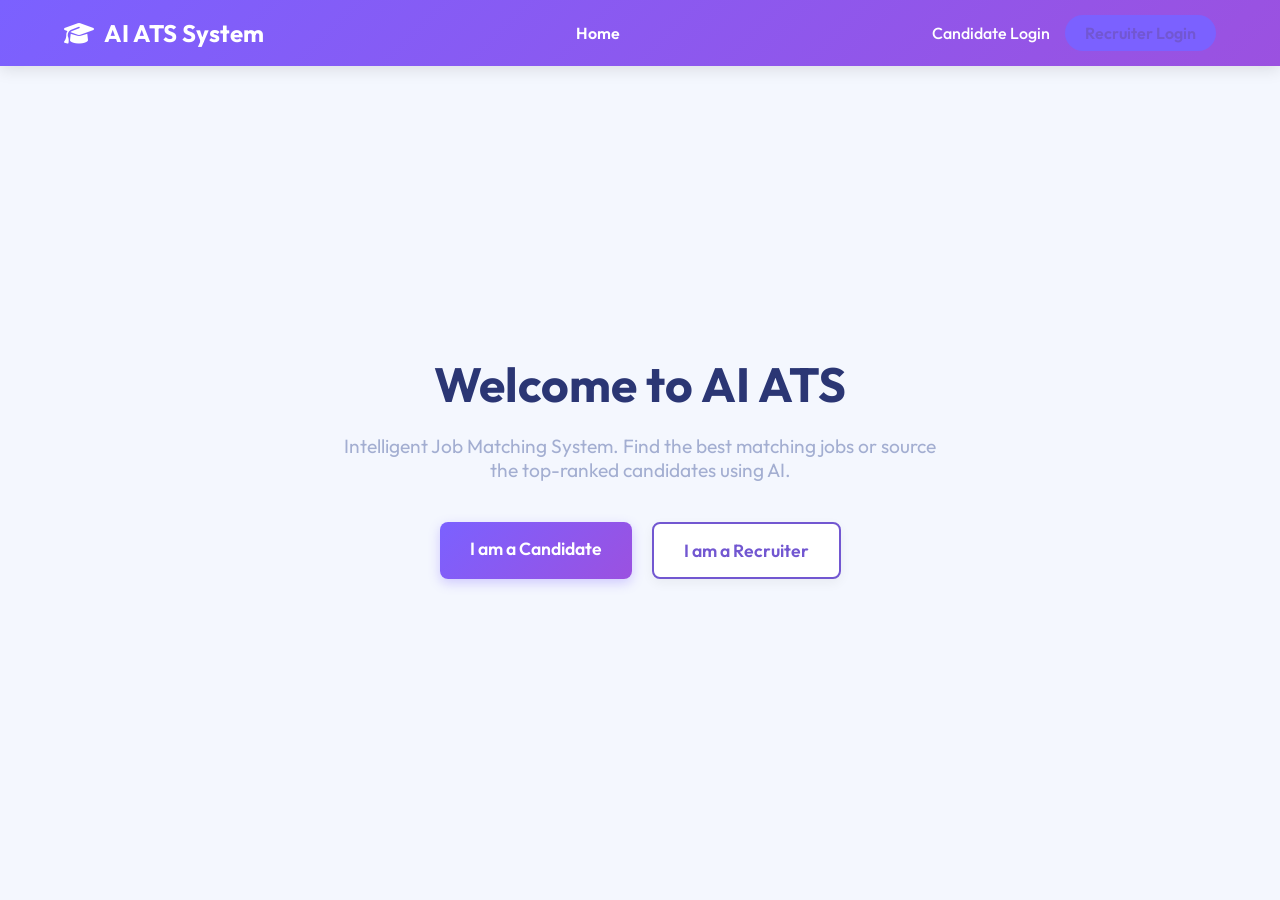
<file: frontend/index.html>
<!DOCTYPE html>
<html lang="en">
<head>
    <meta charset="UTF-8">
    <meta name="viewport" content="width=device-width, initial-scale=1.0">
    <title>AI ATS - Intelligent Job Matching</title>
    <link rel="stylesheet" href="style.css">
    <link href="https://fonts.googleapis.com/css2?family=Outfit:wght@300;400;500;600;700&display=swap" rel="stylesheet">
    <link rel="stylesheet" href="https://cdnjs.cloudflare.com/ajax/libs/font-awesome/6.4.0/css/all.min.css">
</head>
<body>
    <nav class="navbar">
        <div class="logo">
            <i class="fa-solid fa-graduation-cap"></i> AI ATS System
        </div>
        <div class="nav-links">
            <a href="index.html" id="nav-dashboard" class="active"><i class="fa-solid fa-chart-pie"></i> Dashboard</a>
            <a href="#" id="nav-jobs"><i class="fa-solid fa-briefcase"></i> Jobs</a>
            <a href="#" id="nav-candidates"><i class="fa-solid fa-users"></i> Applications</a>
        </div>
        <div class="profile-menu">
            <a href="signin.html" class="profile-link"><i class="fa-solid fa-user"></i> Sign In</a>
            <a href="signup.html" class="profile-btn">Sign Up</a>
        </div>
    </nav>
    <main class="container">
        <div id="dashboard-view">
            <header class="page-header">
                <div class="header-title">
                    <h1><i class="fa-solid fa-gauge-high"></i> Dashboard</h1>
                    <p>Welcome back! Here's your recruitment overview.</p>
                </div>
            </header>
            <div class="stats-grid">
                <div class="stat-card">
                    <h2 class="stat-number" id="stat-resumes">0</h2>
                    <p class="stat-label">TOTAL RESUMES</p>
                    <div class="stat-icon"><i class="fa-solid fa-file-lines"></i></div>
                </div>
                <div class="stat-card">
                    <h2 class="stat-number" id="stat-shortlisted">0</h2>
                    <p class="stat-label">SHORTLISTED</p>
                    <div class="stat-icon"><i class="fa-solid fa-circle-check"></i></div>
                </div>
                <div class="stat-card">
                    <h2 class="stat-number" id="stat-avg-score">0%</h2>
                    <p class="stat-label">AVG MATCH SCORE</p>
                    <div class="stat-icon"><i class="fa-solid fa-chart-line"></i></div>
                </div>
                <div class="stat-card">
                    <h2 class="stat-number" id="stat-open-jobs">2</h2>
                    <p class="stat-label">OPEN JOBS</p>
                    <div class="stat-icon"><i class="fa-solid fa-star"></i></div>
                </div>
            </div>
            <section class="card upload-section" style="margin-bottom: 30px;">
                <div class="card-header">
                    <h3><i class="fa-solid fa-cloud-arrow-up"></i> Upload Resume</h3>
                </div>
                <div class="card-body">
                    <form id="upload-form">
                        <div class="file-drop-area" id="drop-area" style="padding: 40px;">
                            <div class="icon"><i class="fa-solid fa-file-pdf" style="font-size: 3rem;"></i></div>
                            <p style="font-size: 1.1rem; margin-top: 10px;">Drag & Drop your resume here or click to browse.</p>
                            <input type="file" id="resume-input" accept="application/pdf" hidden>
                            <button type="button" class="btn-secondary" id="browse-btn" style="margin-top: 15px;">Browse File</button>
                            <div id="file-name-display" class="file-name" style="margin-top: 10px; font-weight: 500;"></div>
                        </div>
                        <button type="submit" class="btn-primary full-width mt-3" id="submit-btn" style="padding: 15px;" disabled>Analyze Resume</button>
                    </form>
                    <div id="loader" class="loader hidden">
                        <div class="spinner"></div>
                        <p>Running AI parsing & matching...</p>
                    </div>
                </div>
            </section>
            <section class="results-section hidden" id="results-section">
                <div class="card candidate-summary">
                    <div class="card-header">
                        <h3><i class="fa-solid fa-magnifying-glass-chart"></i> Extraction Summary</h3>
                    </div>
                    <div class="card-body">
                        <div class="summary-details">
                            <div style="display: flex; justify-content: space-between; align-items: center; margin-bottom: 15px;">
                                <p><strong>Candidate File:</strong> <span id="candidate-filename"></span></p>
                                <div id="ats-score-badge" style="padding: 5px 15px; border-radius: 20px; font-weight: bold; font-size: 0.9rem;">ATS Score: <span id="ats-score-value">0</span>/100</div>
                            </div>
                            <p><strong>Detected Skills:</strong></p>
                            <div class="skills-container" id="skills-container"></div>
                        </div>
                    </div>
                </div>
                <div id="ats-feedback-card" class="card mt-4 hidden" style="border-left: 5px solid #ef4444; background: #fef2f2;">
                    <div class="card-header" style="background: transparent;">
                        <h3 style="color: #b91c1c;"><i class="fa-solid fa-triangle-exclamation"></i> ATS Optimization Required</h3>
                    </div>
                    <div class="card-body">
                        <p style="color: #7f1d1d; font-weight: 500; margin-bottom: 15px;">Your resume score is too low to be processed by our automated matching system.</p>
                        <div style="background: white; padding: 20px; border-radius: 10px; border: 1px solid #fee2e2;">
                            <h4 style="font-size: 1rem; margin-bottom: 10px; color: #b91c1c;">How to Improve Your Score:</h4>
                            <ul id="ats-tips-list" style="list-style: none; padding-left: 0;">
                                <li style="margin-bottom: 8px; padding-left: 20px; position: relative;"><i class="fa-solid fa-circle-check" style="color: #ef4444; position: absolute; left: 0; top: 4px;"></i> <strong>Keywords:</strong> Include more industry tools.</li>
                                <li style="margin-bottom: 8px; padding-left: 20px; position: relative;"><i class="fa-solid fa-circle-check" style="color: #ef4444; position: absolute; left: 0; top: 4px;"></i> <strong>Structure:</strong> Use "Experience" and "Education" headings.</li>
                                <li style="margin-bottom: 8px; padding-left: 20px; position: relative;"><i class="fa-solid fa-circle-check" style="color: #ef4444; position: absolute; left: 0; top: 4px;"></i> <strong>Length:</strong> Aim for 400+ words.</li>
                            </ul>
                        </div>
                        <button class="btn-primary mt-4" onclick="location.reload();" style="background: #b91c1c; border-color: #b91c1c;">Try Again</button>
                    </div>
                </div>
                <div class="jobs-matching mt-4" id="jobs-matching-section">
                    <h3 class="section-title">Context-Aware Job Recommendations</h3>
                    <div class="jobs-grid" id="jobs-grid" style="display: grid; grid-template-columns: repeat(auto-fill, minmax(300px, 1fr)); gap: 20px;">
                    </div>
                </div>
            </section>
            <div class="lower-sections-grid" style="display: grid; grid-template-columns: 1fr 1fr; gap: 30px; margin-top: 40px;">
                <section class="card side-card">
                    <div class="card-header">
                        <h3><i class="fa-solid fa-clock-rotate-left"></i> Recent Activity</h3>
                    </div>
                    <div class="card-body" id="recent-activity-container" style="min-height: 200px;">
                    </div>
                </section>
                <section class="card side-card">
                    <div class="card-header">
                        <h3><i class="fa-solid fa-lightbulb"></i> Recommended For You</h3>
                    </div>
                    <div class="card-body p-0">
                        <div class="recommendation-list" id="recommendation-list" style="max-height: 400px; overflow-y: auto;">
                        </div>
                        <div class="card-footer center">
                            <button class="btn-outline-primary btn-sm" id="view-all-recs-btn">View All Recommendations</button>
                        </div>
                    </div>
                </section>
            </div>
        </div>
        </div>
        <div id="jobs-view" class="hidden">
            <header class="page-header">
                <div class="header-title">
                    <h1><i class="fa-solid fa-briefcase"></i> Explore Opportunities</h1>
                    <p>Browse our current openings.</p>
                </div>
            </header>
            <div class="jobs-matching">
                <div class="jobs-grid" id="all-jobs-grid">
                </div>
            </div>
        </div>
        <div id="candidates-view" class="hidden">
            <header class="page-header">
                <div class="header-title">
                    <h1><i class="fa-solid fa-file-invoice"></i> My Applications</h1>
                    <p>Track the jobs you've applied for and their status.</p>
                </div>
            </header>
            <div id="applied-jobs-list" class="jobs-matching">
            </div>
        </div>
    </main>
    <script src="script.js"></script>
</body>
</html>
</file>
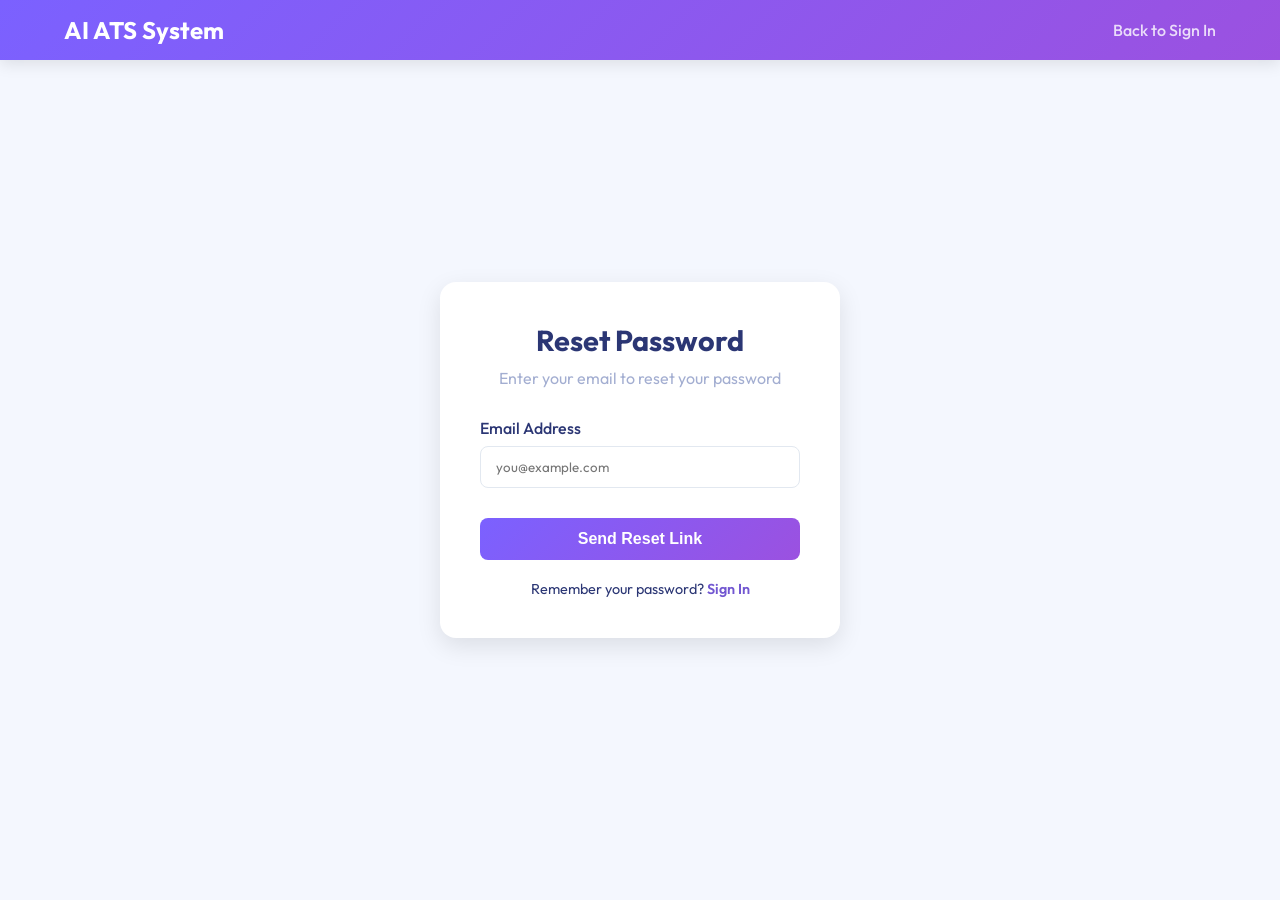
<file: frontend/forgot-password.html>
<!DOCTYPE html>
<html lang="en">

<head>
    <meta charset="UTF-8">
    <meta name="viewport" content="width=device-width, initial-scale=1.0">
    <title>Reset Password - AI ATS</title>
    <link rel="stylesheet" href="style.css">
    <link href="https://fonts.googleapis.com/css2?family=Outfit:wght@300;400;500;600;700&display=swap" rel="stylesheet">
    <style>
        .auth-container {
            display: flex;
            justify-content: center;
            align-items: center;
            min-height: 80vh;
        }

        .auth-card {
            background: white;
            padding: 40px;
            border-radius: 16px;
            box-shadow: 0 8px 24px rgba(0, 0, 0, 0.1);
            width: 100%;
            max-width: 400px;
        }

        .auth-title {
            text-align: center;
            font-size: 1.8rem;
            color: var(--text-primary);
            margin-bottom: 10px;
        }

        .auth-subtitle {
            text-align: center;
            color: var(--text-secondary);
            margin-bottom: 30px;
        }

        .form-group {
            margin-bottom: 20px;
        }

        .form-label {
            display: block;
            margin-bottom: 8px;
            font-weight: 500;
            color: var(--text-primary);
        }

        .form-input {
            width: 100%;
            padding: 12px 15px;
            border: 1px solid var(--border-color);
            border-radius: 8px;
            font-family: inherit;
            transition: border-color 0.3s;
        }

        .form-input:focus {
            outline: none;
            border-color: var(--primary-color);
        }

        .auth-btn {
            background: var(--primary-gradient);
            color: white;
            width: 100%;
            padding: 12px;
            border: none;
            border-radius: 8px;
            font-size: 1rem;
            font-weight: 600;
            cursor: pointer;
            margin-top: 10px;
            transition: transform 0.3s, box-shadow 0.3s;
        }

        .auth-btn:hover {
            transform: translateY(-2px);
            box-shadow: 0 4px 12px rgba(123, 97, 255, 0.3);
        }

        .auth-links {
            margin-top: 20px;
            text-align: center;
            font-size: 0.9rem;
        }

        .auth-links a {
            color: var(--primary-color);
            text-decoration: none;
            font-weight: 600;
        }

        .hidden {
            display: none !important;
        }
    </style>
</head>

<body>
    <nav class="navbar">
        <div class="logo">AI ATS System</div>
        <div class="nav-links">
            <a href="signin.html">Back to Sign In</a>
        </div>
    </nav>
    <div class="container auth-container">
        <div class="auth-card">
            <h2 class="auth-title">Reset Password</h2>
            <p class="auth-subtitle" id="form-subtitle">Enter your email to reset your password</p>
            <form id="check-email-form">
                <div class="form-group">
                    <label class="form-label">Email Address</label>
                    <input type="email" class="form-input" id="reset-email" placeholder="you@example.com" required>
                </div>
                <button type="submit" class="auth-btn">Send Reset Link</button>
            </form>
            <div id="mail-sent-msg" class="hidden" style="text-align: center;">
                <div style="font-size: 3.5rem; color: var(--primary-color); margin-bottom: 15px;">
                    <i class="fa-solid fa-envelope-circle-check"></i>
                </div>
                <p style="font-size: 1.1rem; color: var(--text-primary); font-weight: 500;">
                    We've sent a password reset link to:
                </p>
                <p>
                    <strong id="sent-email-display" style="color: var(--primary-color); font-size: 1.1rem;"></strong>
                </p>
                <p style="font-size: 0.9rem; color: var(--text-secondary); margin-top: 15px; margin-bottom: 25px;">
                    Please check your Gmail inbox (and spam folder) for the link to reset your password.
                </p>
                <hr style="border: 0; border-top: 1px solid var(--border-color); margin-bottom: 20px;">
                <p style="font-size: 0.75rem; color: var(--text-secondary); margin-bottom: 10px;">For Testing Purposes:
                </p>
                <button type="button" class="btn-outline-primary"
                    style="width: 100%; border: 1px solid var(--primary-color); padding: 10px; border-radius: 8px; font-weight: 600; cursor: pointer; color: var(--primary-color); background: transparent;"
                    onclick="simulateEmailClick()">
                    Click Here to Simulate Opening the Email Link
                </button>
            </div>
            <form id="reset-password-form" class="hidden">
                <div class="form-group">
                    <label class="form-label">New Password</label>
                    <input type="password" class="form-input" id="new-pass" placeholder="Enter new password" required>
                </div>
                <button type="submit" class="auth-btn">Update Password</button>
            </form>
            <div class="auth-links">
                <p>Remember your password? <a href="signin.html">Sign In</a></p>
            </div>
        </div>
    </div>
    <script>
        let currentResetEmail = '';
        document.getElementById('check-email-form').addEventListener('submit', function (e) {
            e.preventDefault();
            const email = document.getElementById('reset-email').value;
            let users = JSON.parse(localStorage.getItem('users')) || [];
            const userExists = users.find(u => u.email === email);
            if (!userExists) {
                alert('No account found with this email.');
                return;
            }
            currentResetEmail = email;
            document.getElementById('check-email-form').classList.add('hidden');
            document.getElementById('mail-sent-msg').classList.remove('hidden');
            document.getElementById('sent-email-display').textContent = email;
            document.getElementById('form-subtitle').textContent = "Check your email!";
        });
        function simulateEmailClick() {
            document.getElementById('mail-sent-msg').classList.add('hidden');
            document.getElementById('reset-password-form').classList.remove('hidden');
            document.getElementById('form-subtitle').textContent = "Create a new strong password.";
        }
        document.getElementById('reset-password-form').addEventListener('submit', function (e) {
            e.preventDefault();
            const newPassword = document.getElementById('new-pass').value;
            let users = JSON.parse(localStorage.getItem('users')) || [];
            const userIndex = users.findIndex(u => u.email === currentResetEmail);
            if (userIndex > -1) {
                users[userIndex].password = newPassword;
                localStorage.setItem('users', JSON.stringify(users));
                alert('Password updated successfully! Please sign in with your new password.');
                window.location.href = 'signin.html';
            }
        });
    </script>
</body>

</html>
</file>
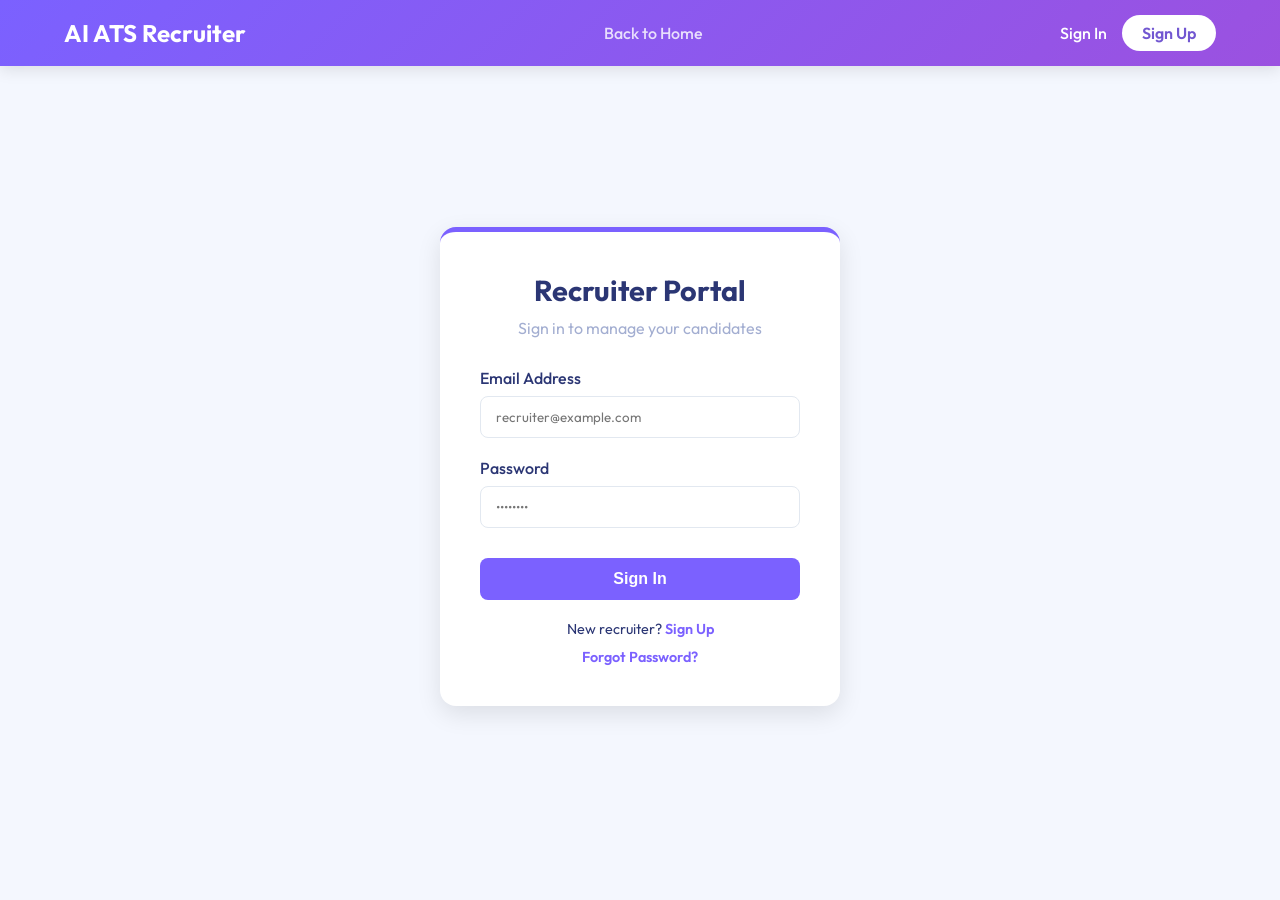
<file: frontend/recruiter-dashboard.html>
<!DOCTYPE html>
<html lang="en">

<head>
    <meta charset="UTF-8">
    <meta name="viewport" content="width=device-width, initial-scale=1.0">
    <title>Recruiter Dashboard - AI ATS</title>
    <link rel="stylesheet" href="style.css">
    <link href="https://fonts.googleapis.com/css2?family=Outfit:wght@300;400;500;600;700&display=swap" rel="stylesheet">
    <link rel="stylesheet" href="https://cdnjs.cloudflare.com/ajax/libs/font-awesome/6.4.0/css/all.min.css">
    <style>
        .modal {
            display: none;
            position: fixed;
            z-index: 1000;
            left: 0;
            top: 0;
            width: 100%;
            height: 100%;
            background-color: rgba(0, 0, 0, 0.8);
            backdrop-filter: blur(5px);
        }

        .modal-content {
            background-color: #fefefe;
            margin: 2% auto;
            padding: 20px;
            border-radius: 12px;
            width: 80%;
            height: 85vh;
            position: relative;
            box-shadow: 0 10px 30px rgba(0, 0, 0, 0.3);
        }

        .close-modal {
            position: absolute;
            right: 20px;
            top: 15px;
            font-size: 28px;
            font-weight: bold;
            color: #666;
            cursor: pointer;
            transition: color 0.3s;
        }

        .close-modal:hover {
            color: var(--primary-color);
        }

        .resume-iframe {
            width: 100%;
            height: calc(100% - 40px);
            border: none;
            border-radius: 8px;
        }
    </style>
</head>

<body>
    <nav class="navbar">
        <div class="logo">
            <i class="fa-solid fa-user-tie"></i> AI ATS - Recruiter Portal
        </div>
        <div class="profile-menu">
            <span id="recruiter-name" style="margin-right: 15px; font-weight: 500;"></span>
            <a href="#" id="logout-btn" class="profile-btn">Logout</a>
        </div>
    </nav>
    <main class="container">
        <header class="page-header" style="margin-top: 30px;">
            <div class="header-title">
                <h1><i class="fa-solid fa-users-viewfinder"></i> Candidate Applications</h1>
                <p>Review the best matches for your open positions.</p>
            </div>
        </header>
        <div id="applications-container" style="margin-top: 20px;">
            <div class="loader hidden" id="rec-loader">
                <div class="spinner"></div>
            </div>
            <div id="apps-grid"></div>
        </div>
    </main>
    <div id="resumeModal" class="modal">
        <div class="modal-content">
            <span class="close-modal" id="closeModal">&times;</span>
            <h2 id="modalCandidateName" style="margin-bottom: 20px; color: var(--text-primary);">Resume</h2>
            <iframe id="resumeViewer" class="resume-iframe"></iframe>
        </div>
    </div>
    <script>
        const currentUser = JSON.parse(localStorage.getItem('currentUser'));
        if (!currentUser || currentUser.role !== 'recruiter') {
            window.location.href = 'recruiter-signin.html';
        } else {
            document.getElementById('recruiter-name').textContent = currentUser.firstName + " " + currentUser.lastName;
        }
        document.getElementById('logout-btn').addEventListener('click', (e) => {
            e.preventDefault();
            localStorage.removeItem('currentUser');
            window.location.href = 'home.html';
        });
        const appsGrid = document.getElementById('apps-grid');
        const allApplications = JSON.parse(localStorage.getItem('applications')) || [];
        const applications = allApplications.filter(app => app.company && app.company.toLowerCase() === currentUser.company.toLowerCase());
        if (applications.length === 0) {
            appsGrid.innerHTML = `
                <div class="card" style="text-align: center; padding: 40px;">
                    <i class="fa-solid fa-inbox" style="font-size: 3rem; color: #cbd5e1; margin-bottom: 10px;"></i>
                    <p style="color: var(--text-secondary);">No applications received yet.</p>
                </div>
            `;
        } else {
            applications.sort((a, b) => {
                const scoreA = parseFloat(a.matchScore) || 0;
                const scoreB = parseFloat(b.matchScore) || 0;
                return scoreB - scoreA;
            });
            let html = '<div class="jobs-grid">';
            applications.forEach((app, index) => {
                let matchClass = 'score-low';
                let rawScore = parseFloat(app.matchScore);
                if (rawScore >= 70) matchClass = 'score-high';
                else if (rawScore >= 40) matchClass = 'score-med';
                html += `
                    <div class="job-card glass-panel" style="margin-bottom: 20px;">
                        <h3 style="margin-bottom: 5px; color: var(--primary-color);">
                            <i class="fa-solid fa-user"></i> ${app.candidateName}
                        </h3>
                        <p style="font-size: 0.9rem; color: var(--text-secondary); margin-bottom: 15px;">
                            <i class="fa-solid fa-envelope"></i> ${app.candidateEmail}
                        </p>
                        <div style="margin-bottom: 15px;">
                            <p style="font-size: 0.95rem;"><strong>Applied For:</strong> ${app.jobTitle}</p>
                            <p style="font-size: 0.95rem; margin-top: 5px;"><strong>Company:</strong> ${app.displayCompany || app.company}</p>
                            <p style="font-size: 0.95rem; margin-top: 5px;"><strong>Resume File:</strong> ${app.resumeFile || 'Not detected'}</p>
                            <p style="font-size: 0.95rem; margin-top: 5px;"><strong>Date:</strong> ${app.date}</p>
                        </div>
                        <div style="display: flex; gap: 10px; justify-content: space-between; align-items: center; padding-top: 10px; border-top: 1px solid var(--border-color); flex-wrap: wrap;">
                            <span class="match-score ${matchClass}">${app.matchScore}</span>
                            <div style="display: flex; gap: 8px;">
                                <button class="btn-primary" style="padding: 6px 12px; font-size: 0.85rem;" onclick="viewResume(${index})">
                                    <i class="fa-solid fa-file-pdf"></i> View
                                </button>
                                <button class="btn-primary" style="padding: 6px 12px; font-size: 0.85rem; background: #2563eb; border-color: #2563eb;" onclick="contactCandidate('${app.candidateEmail}', '${app.candidateName}', '${app.jobTitle}')">
                                    <i class="fa-solid fa-paper-plane"></i> Contact
                                </button>
                            </div>
                        </div>
                    </div>
                `;
            });
            html += '</div>';
            appsGrid.innerHTML = html;
        }
        function viewResume(index) {
            const app = applications[index];
            if (!app.resumeContent) {
                alert("Resume content not found for this older application.");
                return;
            }
            const modal = document.getElementById('resumeModal');
            const viewer = document.getElementById('resumeViewer');
            const title = document.getElementById('modalCandidateName');
            title.textContent = `${app.candidateName}'s Resume - ${app.jobTitle}`;
            viewer.src = app.resumeContent;
            modal.style.display = "block";
        }
        function contactCandidate(email, name, job) {
            const subject = encodeURIComponent(`Application Update: ${job} at ${currentUser.company}`);
            const body = encodeURIComponent(`Hi ${name},\n\nThank you for applying for the ${job} position at ${currentUser.company}. We have reviewed your resume and would like to discuss the next steps with you.\n\nAre you available for a brief call soon?\n\nBest regards,\n${currentUser.firstName} ${currentUser.lastName}\n${currentUser.company}`);
            window.location.href = `mailto:${email}?subject=${subject}&body=${body}`;
            alert(`Drafting email to ${name}... Use your email client to Send!`);
        }
        const modal = document.getElementById('resumeModal');
        const span = document.getElementById('closeModal');
        span.onclick = function () {
            modal.style.display = "none";
            document.getElementById('resumeViewer').src = "";
        }
        window.onclick = function (event) {
            if (event.target == modal) {
                modal.style.display = "none";
                document.getElementById('resumeViewer').src = "";
            }
        }
    </script>
</body>

</html>
</file>
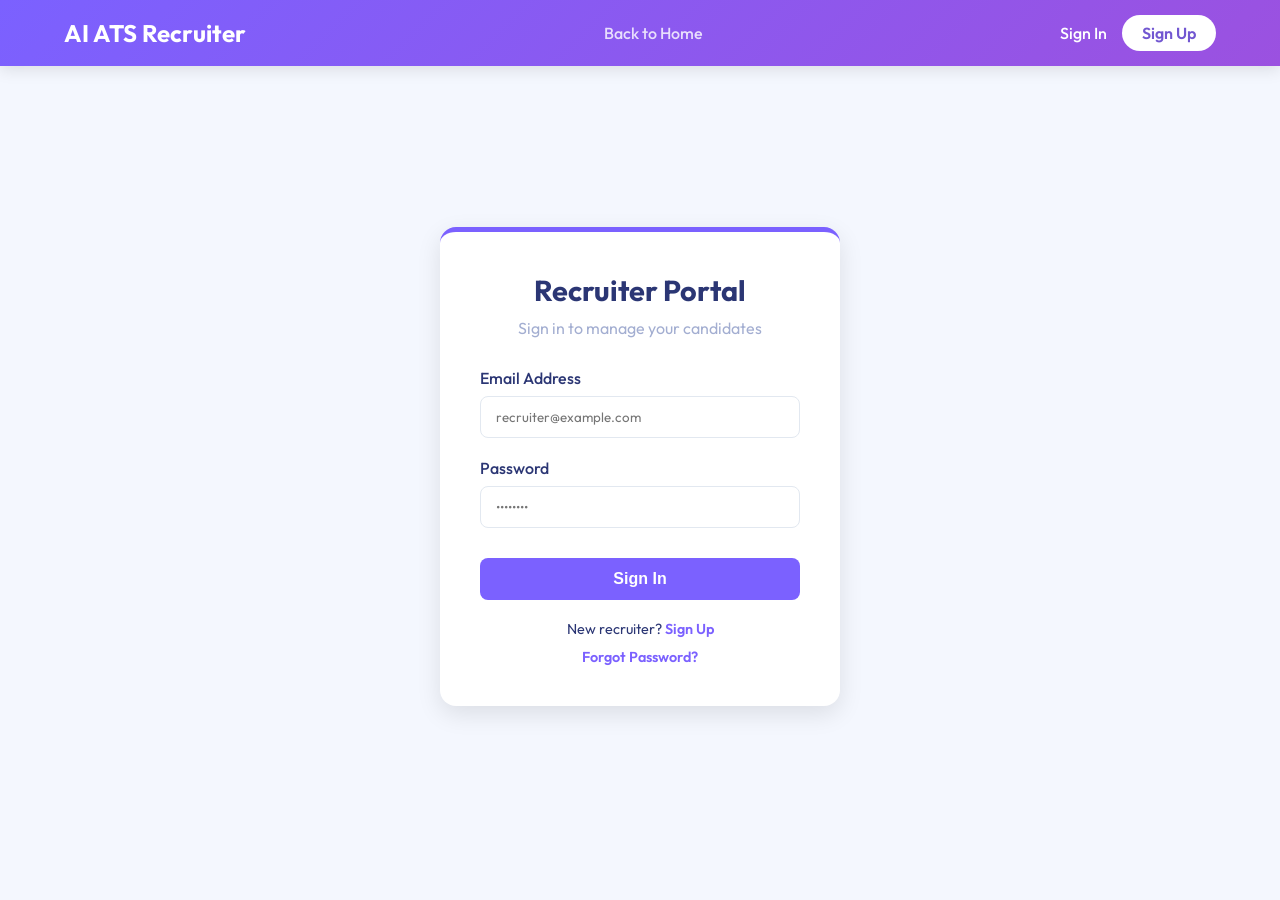
<file: frontend/recruiter-signin.html>
<!DOCTYPE html>
<html lang="en">
<head>
    <meta charset="UTF-8">
    <meta name="viewport" content="width=device-width, initial-scale=1.0">
    <title>Recruiter Sign In - AI ATS</title>
    <link rel="stylesheet" href="style.css">
    <link href="https://fonts.googleapis.com/css2?family=Outfit:wght@300;400;500;600;700&display=swap" rel="stylesheet">
    <style>
        .auth-container { display: flex; justify-content: center; align-items: center; min-height: 80vh; }
        .auth-card { background: white; padding: 40px; border-radius: 16px; box-shadow: 0 8px 24px rgba(0,0,0,0.1); width: 100%; max-width: 400px; border-top: 5px solid var(--secondary-color); }
        .auth-title { text-align: center; font-size: 1.8rem; color: var(--text-primary); margin-bottom: 10px; }
        .auth-subtitle { text-align: center; color: var(--text-secondary); margin-bottom: 30px; }
        .form-group { margin-bottom: 20px; }
        .form-label { display: block; margin-bottom: 8px; font-weight: 500; color: var(--text-primary); }
        .form-input { width: 100%; padding: 12px 15px; border: 1px solid var(--border-color); border-radius: 8px; font-family: inherit; transition: border-color 0.3s; }
        .form-input:focus { outline: none; border-color: var(--secondary-color); }
        .auth-btn { background: var(--secondary-color); color: white; width: 100%; padding: 12px; border: none; border-radius: 8px; font-size: 1rem; font-weight: 600; cursor: pointer; margin-top: 10px; transition: transform 0.3s, box-shadow 0.3s; }
        .auth-btn:hover { transform: translateY(-2px); box-shadow: 0 4px 12px rgba(0, 0, 0, 0.15); }
        .auth-links { margin-top: 20px; text-align: center; font-size: 0.9rem; }
        .auth-links a { color: var(--secondary-color); text-decoration: none; font-weight: 600; }
    </style>
</head>
<body>
    <nav class="navbar">
        <div class="logo">AI ATS Recruiter</div>
        <div class="nav-links">
            <a href="home.html">Back to Home</a>
        </div>
        <div class="profile-menu">
            <a href="recruiter-signin.html" class="profile-link">Sign In</a>
            <a href="recruiter-signup.html" class="profile-btn">Sign Up</a>
        </div>
    </nav>
    <div class="container auth-container">
        <div class="auth-card">
            <h2 class="auth-title">Recruiter Portal</h2>
            <p class="auth-subtitle">Sign in to manage your candidates</p>
            <form id="signin-form">
                <div class="form-group">
                    <label class="form-label">Email Address</label>
                    <input type="email" class="form-input" id="signin-email" placeholder="recruiter@example.com" required>
                </div>
                <div class="form-group">
                    <label class="form-label">Password</label>
                    <input type="password" class="form-input" id="signin-pass" placeholder="••••••••" required>
                </div>
                <button type="submit" class="auth-btn">Sign In</button>
            </form>
            <div class="auth-links">
                <p>New recruiter? <a href="recruiter-signup.html">Sign Up</a></p>
                <p style="margin-top: 10px;"><a href="forgot-password.html">Forgot Password?</a></p>
            </div>
        </div>
    </div>
    <script>
        document.getElementById('signin-form').addEventListener('submit', function(e) {
            e.preventDefault();
            const email = document.getElementById('signin-email').value;
            const password = document.getElementById('signin-pass').value;
            let users = JSON.parse(localStorage.getItem('users')) || [];
            const user = users.find(u => u.email === email && u.role === 'recruiter');
            if (!user) {
                alert('Recruiter account not found. Please sign up or check your credentials.');
                return;
            }
            if (user.password !== password) {
                alert('Incorrect password! Please try again.');
                return;
            }
            localStorage.setItem('currentUser', JSON.stringify(user));
            window.location.href = 'recruiter-dashboard.html';
        });
    </script>
</body>
</html>
</file>
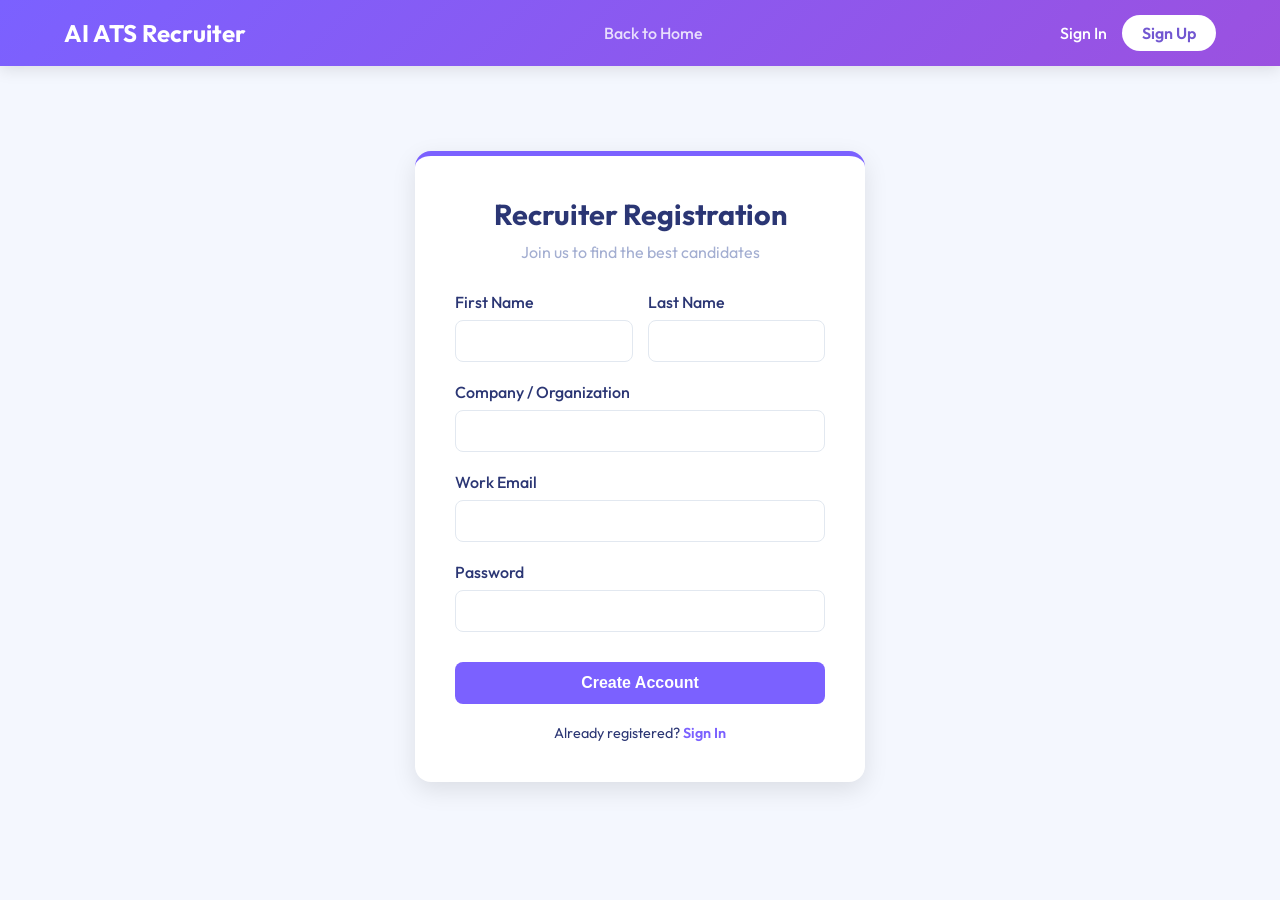
<file: frontend/recruiter-signup.html>
<!DOCTYPE html>
<html lang="en">
<head>
    <meta charset="UTF-8">
    <meta name="viewport" content="width=device-width, initial-scale=1.0">
    <title>Recruiter Sign Up - AI ATS</title>
    <link rel="stylesheet" href="style.css">
    <link href="https://fonts.googleapis.com/css2?family=Outfit:wght@300;400;500;600;700&display=swap" rel="stylesheet">
    <style>
        .auth-container { display: flex; justify-content: center; align-items: center; min-height: 80vh; }
        .auth-card { background: white; padding: 40px; border-radius: 16px; box-shadow: 0 8px 24px rgba(0,0,0,0.1); width: 100%; max-width: 450px; border-top: 5px solid var(--secondary-color);}
        .auth-title { text-align: center; font-size: 1.8rem; color: var(--text-primary); margin-bottom: 10px; }
        .auth-subtitle { text-align: center; color: var(--text-secondary); margin-bottom: 30px; }
        .form-group { margin-bottom: 20px; }
        .form-row { display: flex; gap: 15px; }
        .form-row .form-group { flex: 1; }
        .form-label { display: block; margin-bottom: 8px; font-weight: 500; color: var(--text-primary); }
        .form-input { width: 100%; padding: 12px 15px; border: 1px solid var(--border-color); border-radius: 8px; font-family: inherit; transition: border-color 0.3s; }
        .form-input:focus { outline: none; border-color: var(--secondary-color); }
        .auth-btn { background: var(--secondary-color); color: white; width: 100%; padding: 12px; border: none; border-radius: 8px; font-size: 1rem; font-weight: 600; cursor: pointer; margin-top: 10px; transition: transform 0.3s, box-shadow 0.3s; }
        .auth-btn:hover { transform: translateY(-2px); box-shadow: 0 4px 12px rgba(0, 0, 0, 0.15); }
        .auth-links { margin-top: 20px; text-align: center; font-size: 0.9rem; }
        .auth-links a { color: var(--secondary-color); text-decoration: none; font-weight: 600; }
    </style>
</head>
<body>
    <nav class="navbar">
        <div class="logo">AI ATS Recruiter</div>
        <div class="nav-links">
            <a href="home.html">Back to Home</a>
        </div>
        <div class="profile-menu">
            <a href="recruiter-signin.html" class="profile-link">Sign In</a>
            <a href="recruiter-signup.html" class="profile-btn">Sign Up</a>
        </div>
    </nav>
    <div class="container auth-container">
        <div class="auth-card">
            <h2 class="auth-title">Recruiter Registration</h2>
            <p class="auth-subtitle">Join us to find the best candidates</p>
            <form id="signup-form">
                <div class="form-row">
                    <div class="form-group">
                        <label class="form-label">First Name</label>
                        <input type="text" class="form-input" id="signup-fname" required>
                    </div>
                    <div class="form-group">
                        <label class="form-label">Last Name</label>
                        <input type="text" class="form-input" id="signup-lname" required>
                    </div>
                </div>
                <div class="form-group">
                    <label class="form-label">Company / Organization</label>
                    <input type="text" class="form-input" id="signup-company" required>
                </div>
                <div class="form-group">
                    <label class="form-label">Work Email</label>
                    <input type="email" class="form-input" id="signup-email" required>
                </div>
                <div class="form-group">
                    <label class="form-label">Password</label>
                    <input type="password" class="form-input" id="signup-pass" required>
                </div>
                <button type="submit" class="auth-btn">Create Account</button>
            </form>
            <div class="auth-links">
                <p>Already registered? <a href="recruiter-signin.html">Sign In</a></p>
            </div>
        </div>
    </div>
    <script>
        document.getElementById('signup-form').addEventListener('submit', function(e) {
            e.preventDefault();
            const firstName = document.getElementById('signup-fname').value;
            const lastName = document.getElementById('signup-lname').value;
            const company = document.getElementById('signup-company').value;
            const email = document.getElementById('signup-email').value;
            const password = document.getElementById('signup-pass').value;
            let users = JSON.parse(localStorage.getItem('users')) || [];
            if (users.find(u => u.email === email)) {
                alert('Email already registered! Please sign in.');
                return;
            }
            const newUser = { firstName, lastName, email, password, company, role: 'recruiter' };
            users.push(newUser);
            localStorage.setItem('users', JSON.stringify(users));
            localStorage.setItem('currentUser', JSON.stringify(newUser));
            window.location.href = 'recruiter-dashboard.html';
        });
    </script>
</body>
</html>
</file>
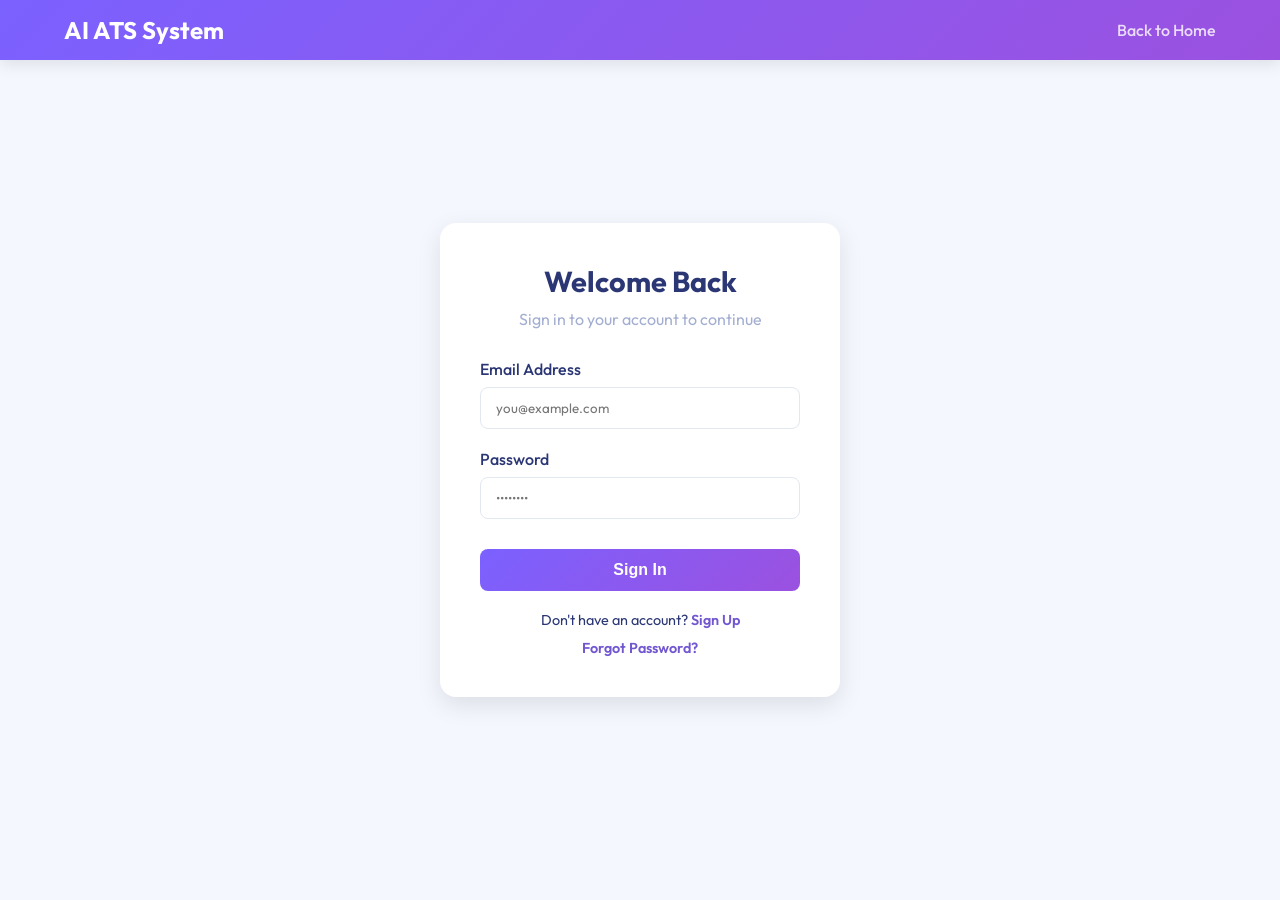
<file: frontend/signin.html>
<!DOCTYPE html>
<html lang="en">
<head>
    <meta charset="UTF-8">
    <meta name="viewport" content="width=device-width, initial-scale=1.0">
    <title>Sign In - AI ATS</title>
    <link rel="stylesheet" href="style.css">
    <link href="https://fonts.googleapis.com/css2?family=Outfit:wght@300;400;500;600;700&display=swap" rel="stylesheet">
    <style>
        .auth-container {
            display: flex;
            justify-content: center;
            align-items: center;
            min-height: 80vh;
        }
        .auth-card {
            background: white;
            padding: 40px;
            border-radius: 16px;
            box-shadow: 0 8px 24px rgba(0, 0, 0, 0.1);
            width: 100%;
            max-width: 400px;
        }
        .auth-title {
            text-align: center;
            font-size: 1.8rem;
            color: var(--text-primary);
            margin-bottom: 10px;
        }
        .auth-subtitle {
            text-align: center;
            color: var(--text-secondary);
            margin-bottom: 30px;
        }
        .form-group {
            margin-bottom: 20px;
        }
        .form-label {
            display: block;
            margin-bottom: 8px;
            font-weight: 500;
            color: var(--text-primary);
        }
        .form-input {
            width: 100%;
            padding: 12px 15px;
            border: 1px solid var(--border-color);
            border-radius: 8px;
            font-family: inherit;
            transition: border-color 0.3s;
        }
        .form-input:focus {
            outline: none;
            border-color: var(--primary-color);
        }
        .auth-btn {
            background: var(--primary-gradient);
            color: white;
            width: 100%;
            padding: 12px;
            border: none;
            border-radius: 8px;
            font-size: 1rem;
            font-weight: 600;
            cursor: pointer;
            margin-top: 10px;
            transition: transform 0.3s, box-shadow 0.3s;
        }
        .auth-btn:hover {
            transform: translateY(-2px);
            box-shadow: 0 4px 12px rgba(123, 97, 255, 0.3);
        }
        .auth-links {
            margin-top: 20px;
            text-align: center;
            font-size: 0.9rem;
        }
        .auth-links a {
            color: var(--primary-color);
            text-decoration: none;
            font-weight: 600;
        }
    </style>
</head>
<body>
    <nav class="navbar">
        <div class="logo">
            AI ATS System
        </div>
        <div class="nav-links">
            <a href="home.html">Back to Home</a>
        </div>
    </nav>
    <div class="container auth-container">
        <div class="auth-card">
            <h2 class="auth-title">Welcome Back</h2>
            <p class="auth-subtitle">Sign in to your account to continue</p>
            <form id="signin-form">
                <div class="form-group">
                    <label class="form-label">Email Address</label>
                    <input type="email" class="form-input" id="signin-email" placeholder="you@example.com" required>
                </div>
                <div class="form-group">
                    <label class="form-label">Password</label>
                    <input type="password" class="form-input" id="signin-pass" placeholder="••••••••" required>
                </div>
                <button type="submit" class="auth-btn">Sign In</button>
            </form>
            <div class="auth-links">
                <p>Don't have an account? <a href="signup.html">Sign Up</a></p>
                <p style="margin-top: 10px;"><a href="forgot-password.html">Forgot Password?</a></p>
            </div>
        </div>
    </div>
    <script>
        document.getElementById('signin-form').addEventListener('submit', function (e) {
            e.preventDefault();
            const email = document.getElementById('signin-email').value;
            const password = document.getElementById('signin-pass').value;
            let users = JSON.parse(localStorage.getItem('users')) || [];
            const user = users.find(u => u.email === email);
            if (!user) {
                alert('User not found. Redirecting to sign up page.');
                window.location.href = 'signup.html';
                return;
            }
            if (user.password !== password) {
                alert('Incorrect password! Please try again.');
                return;
            }
            if (user.role === 'recruiter') {
                alert('Please use the Recruiter login page.');
                window.location.href = 'recruiter-signin.html';
                return;
            }
            localStorage.setItem('currentUser', JSON.stringify(user));
            window.location.href = 'index.html';
        });
    </script>
</body>
</html>
</file>
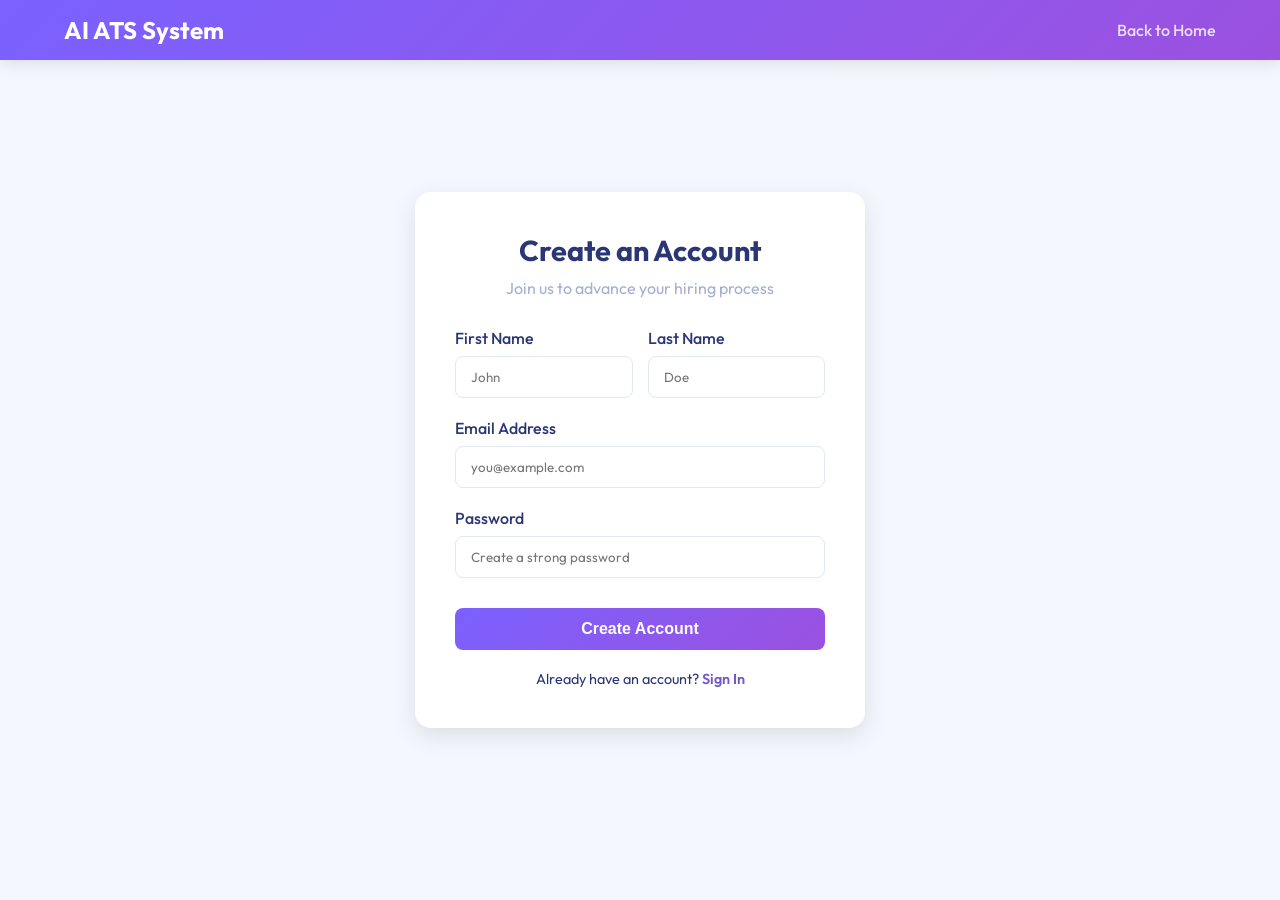
<file: frontend/signup.html>
<!DOCTYPE html>
<html lang="en">
<head>
    <meta charset="UTF-8">
    <meta name="viewport" content="width=device-width, initial-scale=1.0">
    <title>Sign Up - AI ATS</title>
    <link rel="stylesheet" href="style.css">
    <link href="https://fonts.googleapis.com/css2?family=Outfit:wght@300;400;500;600;700&display=swap" rel="stylesheet">
    <style>
        .auth-container {
            display: flex;
            justify-content: center;
            align-items: center;
            min-height: 80vh;
        }
        .auth-card {
            background: white;
            padding: 40px;
            border-radius: 16px;
            box-shadow: 0 8px 24px rgba(0, 0, 0, 0.1);
            width: 100%;
            max-width: 450px;
        }
        .auth-title {
            text-align: center;
            font-size: 1.8rem;
            color: var(--text-primary);
            margin-bottom: 10px;
        }
        .auth-subtitle {
            text-align: center;
            color: var(--text-secondary);
            margin-bottom: 30px;
        }
        .form-group {
            margin-bottom: 20px;
        }
        .form-row {
            display: flex;
            gap: 15px;
        }
        .form-row .form-group {
            flex: 1;
        }
        .form-label {
            display: block;
            margin-bottom: 8px;
            font-weight: 500;
            color: var(--text-primary);
        }
        .form-input {
            width: 100%;
            padding: 12px 15px;
            border: 1px solid var(--border-color);
            border-radius: 8px;
            font-family: inherit;
            transition: border-color 0.3s;
        }
        .form-input:focus {
            outline: none;
            border-color: var(--primary-color);
        }
        .auth-btn {
            background: var(--primary-gradient);
            color: white;
            width: 100%;
            padding: 12px;
            border: none;
            border-radius: 8px;
            font-size: 1rem;
            font-weight: 600;
            cursor: pointer;
            margin-top: 10px;
            transition: transform 0.3s, box-shadow 0.3s;
        }
        .auth-btn:hover {
            transform: translateY(-2px);
            box-shadow: 0 4px 12px rgba(123, 97, 255, 0.3);
        }
        .auth-links {
            margin-top: 20px;
            text-align: center;
            font-size: 0.9rem;
        }
        .auth-links a {
            color: var(--primary-color);
            text-decoration: none;
            font-weight: 600;
        }
    </style>
</head>
<body>
    <nav class="navbar">
        <div class="logo">
            AI ATS System
        </div>
        <div class="nav-links">
            <a href="home.html">Back to Home</a>
        </div>
    </nav>
    <div class="container auth-container">
        <div class="auth-card">
            <h2 class="auth-title">Create an Account</h2>
            <p class="auth-subtitle">Join us to advance your hiring process</p>
            <form id="signup-form">
                <div class="form-row">
                    <div class="form-group">
                        <label class="form-label">First Name</label>
                        <input type="text" class="form-input" id="signup-fname" placeholder="John" required>
                    </div>
                    <div class="form-group">
                        <label class="form-label">Last Name</label>
                        <input type="text" class="form-input" id="signup-lname" placeholder="Doe" required>
                    </div>
                </div>
                <div class="form-group">
                    <label class="form-label">Email Address</label>
                    <input type="email" class="form-input" id="signup-email" placeholder="you@example.com" required>
                </div>
                <div class="form-group">
                    <label class="form-label">Password</label>
                    <input type="password" class="form-input" id="signup-pass" placeholder="Create a strong password"
                        required>
                </div>
                <button type="submit" class="auth-btn">Create Account</button>
            </form>
            <div class="auth-links">
                <p>Already have an account? <a href="signin.html">Sign In</a></p>
            </div>
        </div>
    </div>
    <script>
        document.getElementById('signup-form').addEventListener('submit', function (e) {
            e.preventDefault();
            const firstName = document.getElementById('signup-fname').value;
            const lastName = document.getElementById('signup-lname').value;
            const email = document.getElementById('signup-email').value;
            const password = document.getElementById('signup-pass').value;
            let users = JSON.parse(localStorage.getItem('users')) || [];
            if (users.find(u => u.email === email)) {
                alert('Email already registered! Please sign in.');
                return;
            }
            const newUser = { firstName, lastName, email, password, role: 'candidate' };
            users.push(newUser);
            localStorage.setItem('users', JSON.stringify(users));
            localStorage.setItem('currentUser', JSON.stringify(newUser));
            window.location.href = 'index.html';
        });
    </script>
</body>
</html>
</file>
<file: frontend/style.css>
:root {
    --bg-color: #f4f7fe;
    --primary-color: #7257d1;
    --primary-hover: #5d43b5;
    --primary-gradient: linear-gradient(135deg, #7b61ff, #9b51e0);
    --card-bg: #ffffff;
    --text-primary: #2b3674;
    --text-secondary: #a3aed1;
    --border-color: #e2e8f0;
    --shadow-sm: 0 4px 12px rgba(0, 0, 0, 0.05);
    --shadow-md: 0 8px 24px rgba(131, 143, 190, 0.15);
    --match-high: #3fb950;
    --match-med: #d29922;
    --match-low: #f85149;
    --secondary-color: #7b61ff;
    --font-main: 'Outfit', sans-serif;
}
* {
    box-sizing: border-box;
    margin: 0;
    padding: 0;
}
body {
    background-color: var(--bg-color);
    color: var(--text-primary);
    font-family: var(--font-main);
    overflow-x: hidden;
    min-height: 100vh;
}
.navbar {
    display: flex;
    justify-content: space-between;
    align-items: center;
    padding: 15px 5%;
    background: var(--primary-gradient);
    color: white;
    box-shadow: 0 4px 15px rgba(0, 0, 0, 0.1);
    position: sticky;
    top: 0;
    z-index: 1000;
}
.logo {
    font-size: 1.5rem;
    font-weight: 700;
    display: flex;
    align-items: center;
    gap: 10px;
}
.nav-links {
    display: flex;
    gap: 25px;
}
.nav-links a {
    color: rgba(255, 255, 255, 0.8);
    text-decoration: none;
    font-weight: 500;
    font-size: 1rem;
    display: flex;
    align-items: center;
    gap: 8px;
    transition: all 0.3s;
}
.nav-links a:hover,
.nav-links a.active {
    color: white;
    font-weight: 600;
}
.profile-menu {
    display: flex;
    align-items: center;
    gap: 15px;
}
.profile-link {
    color: white;
    text-decoration: none;
    font-weight: 500;
}
.profile-btn {
    background: white;
    color: var(--primary-color);
    padding: 8px 20px;
    border-radius: 20px;
    text-decoration: none;
    font-weight: 600;
    transition: all 0.3s;
}
.profile-btn:hover {
    background: #f0f0f0;
    transform: translateY(-2px);
}
.container {
    max-width: 1200px;
    margin: 40px auto;
    padding: 0 20px;
}
.page-header {
    margin-bottom: 30px;
}
.header-title h1 {
    font-size: 2.2rem;
    font-weight: 700;
    display: flex;
    align-items: center;
    gap: 12px;
    color: var(--text-primary);
}
.header-title p {
    color: var(--text-secondary);
    font-size: 1.1rem;
    margin-top: 5px;
}
.stats-grid {
    display: grid;
    grid-template-columns: repeat(4, 1fr);
    gap: 20px;
    margin-bottom: 40px;
}
.stat-card {
    background: var(--card-bg);
    border-radius: 16px;
    padding: 25px 20px;
    text-align: center;
    box-shadow: var(--shadow-sm);
    position: relative;
    border: 1px solid var(--border-color);
    transition: transform 0.3s ease;
}
.stat-card:hover {
    transform: translateY(-5px);
    box-shadow: var(--shadow-md);
}
.stat-number {
    font-size: 2.5rem;
    font-weight: 700;
    color: var(--primary-color);
    margin-bottom: 5px;
}
.stat-label {
    font-size: 0.8rem;
    font-weight: 600;
    color: var(--text-secondary);
    letter-spacing: 0.5px;
}
.stat-icon {
    font-size: 1.5rem;
    color: var(--primary-color);
    margin-top: 15px;
}
.content-grid {
    display: grid;
    grid-template-columns: 2fr 1fr;
    gap: 25px;
}
.card {
    background: var(--card-bg);
    border-radius: 16px;
    box-shadow: var(--shadow-sm);
    border: 1px solid var(--border-color);
    overflow: hidden;
    margin-bottom: 25px;
}
.card-header {
    background: var(--primary-gradient);
    padding: 15px 20px;
    color: white;
}
.card-header h3 {
    font-size: 1.2rem;
    font-weight: 600;
    display: flex;
    align-items: center;
    gap: 10px;
}
.card-body {
    padding: 25px;
}
.card-body.p-0 {
    padding: 0;
}
.center-content {
    display: flex;
    justify-content: center;
    align-items: center;
    min-height: 150px;
    text-align: center;
}
.file-drop-area {
    border: 2px dashed #c0c7d6;
    border-radius: 12px;
    padding: 40px 20px;
    text-align: center;
    transition: all 0.3s ease;
    cursor: pointer;
    background: #f8fafc;
}
.file-drop-area.dragover {
    border-color: var(--primary-color);
    background: #f0ebff;
}
.file-drop-area .icon {
    font-size: 3rem;
    color: var(--primary-color);
    margin-bottom: 15px;
}
.file-drop-area p {
    color: var(--text-secondary);
    margin-bottom: 15px;
}
.file-name {
    margin-top: 15px;
    font-weight: 600;
    color: var(--text-primary);
}
.btn-primary {
    background: var(--primary-color);
    color: white;
    border: none;
    padding: 12px 24px;
    border-radius: 20px;
    font-weight: 600;
    cursor: pointer;
    transition: all 0.3s;
}
.btn-primary:hover:not(:disabled) {
    background: var(--primary-hover);
    transform: translateY(-2px);
}
.btn-primary:disabled {
    background: #cbd5e1;
    cursor: not-allowed;
}
.btn-secondary {
    background: transparent;
    color: var(--primary-color);
    border: 1px solid var(--primary-color);
    padding: 8px 20px;
    border-radius: 20px;
    font-weight: 600;
    cursor: pointer;
    transition: all 0.3s;
}
.btn-secondary:hover {
    background: rgba(114, 87, 209, 0.05);
}
.btn-outline-primary {
    background: transparent;
    color: var(--text-secondary);
    border: 1px solid var(--border-color);
    padding: 8px 20px;
    border-radius: 20px;
    font-size: 0.9rem;
    font-weight: 500;
    cursor: pointer;
    transition: all 0.3s;
}
.btn-outline-primary:hover {
    border-color: var(--primary-color);
    color: var(--primary-color);
}
.full-width {
    width: 100%;
}
.mt-3 {
    margin-top: 15px;
}
.mt-4 {
    margin-top: 30px;
}
.loader {
    display: flex;
    flex-direction: column;
    align-items: center;
    gap: 15px;
    margin-top: 20px;
}
.spinner {
    width: 40px;
    height: 40px;
    border: 4px solid var(--border-color);
    border-top: 4px solid var(--primary-color);
    border-radius: 50%;
    animation: spin 1s linear infinite;
}
@keyframes spin {
    0% {
        transform: rotate(0deg);
    }
    100% {
        transform: rotate(360deg);
    }
}
.hidden {
    display: none !important;
}
.summary-details p {
    margin-bottom: 10px;
    color: var(--text-secondary);
}
.summary-details strong {
    color: var(--text-primary);
}
.skills-container {
    display: flex;
    flex-wrap: wrap;
    gap: 10px;
    margin-top: 10px;
}
.skill-badge {
    background: #f0ebff;
    color: var(--primary-color);
    padding: 6px 14px;
    border-radius: 20px;
    font-size: 0.9rem;
    font-weight: 600;
}
.section-title {
    font-size: 1.3rem;
    margin-bottom: 20px;
    color: var(--text-primary);
}
.jobs-grid {
    display: grid;
    grid-template-columns: repeat(auto-fill, minmax(280px, 1fr));
    gap: 20px;
}
.job-card {
    background: var(--card-bg);
    border: 1px solid var(--border-color);
    border-radius: 12px;
    padding: 20px;
    box-shadow: var(--shadow-sm);
    display: flex;
    flex-direction: column;
}
.job-header {
    display: flex;
    justify-content: space-between;
    margin-bottom: 10px;
}
.job-title {
    font-size: 1.2rem;
    font-weight: 700;
    color: var(--text-primary);
}
.match-score {
    font-weight: 800;
    font-size: 1.3rem;
}
.score-high {
    color: var(--match-high);
}
.score-med {
    color: var(--match-med);
}
.score-low {
    color: var(--match-low);
}
.job-desc {
    color: var(--text-secondary);
    font-size: 0.95rem;
    margin-bottom: 5px;
    line-height: 1.5;
    overflow: hidden;
    display: -webkit-box;
    -webkit-line-clamp: 3;
    -webkit-box-orient: vertical;
    transition: all 0.3s ease;
}
.job-desc.expanded {
    -webkit-line-clamp: unset;
    display: block;
}
.view-more-link {
    color: var(--primary-color);
    font-size: 0.85rem;
    font-weight: 600;
    cursor: pointer;
    margin-bottom: 15px;
    display: inline-block;
}
.view-more-link:hover {
    text-decoration: underline;
}
.job-skills {
    display: flex;
    flex-wrap: wrap;
    gap: 5px;
    margin-bottom: 15px;
}
.job-skill {
    font-size: 0.75rem;
    background: #f1f5f9;
    padding: 4px 10px;
    border-radius: 10px;
    color: #475569;
}
.btn-apply {
    width: 100%;
    padding: 10px;
    border: 1px solid var(--primary-color);
    background: transparent;
    color: var(--primary-color);
    border-radius: 8px;
    font-weight: 600;
    cursor: pointer;
    transition: all 0.3s;
}
.btn-apply:hover {
    background: var(--primary-color);
    color: white;
}
.empty-icon {
    font-size: 2.5rem;
    color: #cbd5e1;
    margin-bottom: 10px;
}
.empty-state p {
    color: var(--text-secondary);
}
.recommendation-list {
    display: flex;
    flex-direction: column;
}
.rec-item {
    padding: 15px 20px;
    border-bottom: 1px solid var(--border-color);
}
.rec-item h4 {
    font-size: 1rem;
    color: var(--text-primary);
    margin-bottom: 5px;
}
.rec-item p {
    font-size: 0.85rem;
    color: var(--text-secondary);
    margin-bottom: 10px;
}
.badge {
    display: inline-block;
    padding: 4px 10px;
    border-radius: 12px;
    font-size: 0.75rem;
    font-weight: 600;
    color: white;
}
.badge-design {
    background: #0ea5e9;
}
.badge-programming {
    background: #3b82f6;
}
.card-footer.center {
    padding: 15px;
    text-align: center;
}
@media (max-width: 900px) {
    .content-grid {
        grid-template-columns: 1fr;
    }
    .stats-grid {
        grid-template-columns: repeat(2, 1fr);
    }
    .nav-links {
        display: none;
    }
}
</file>
